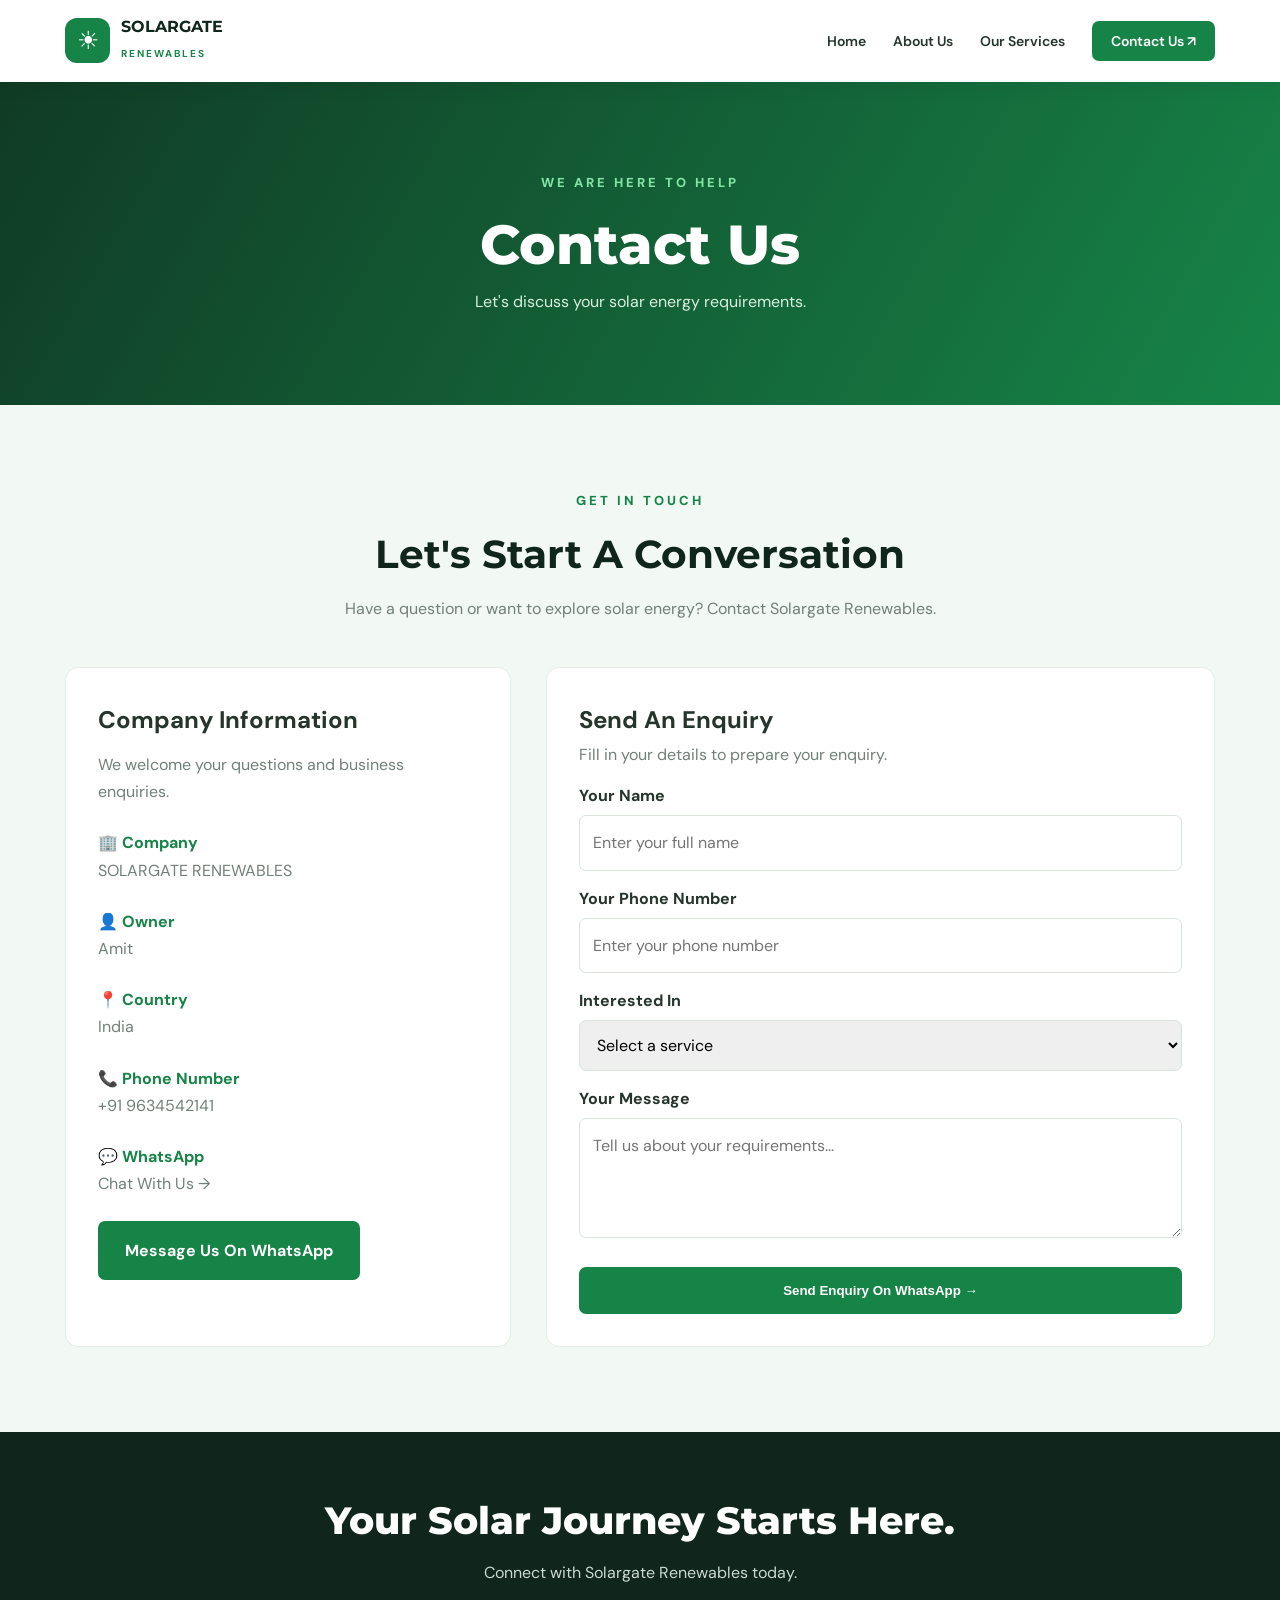
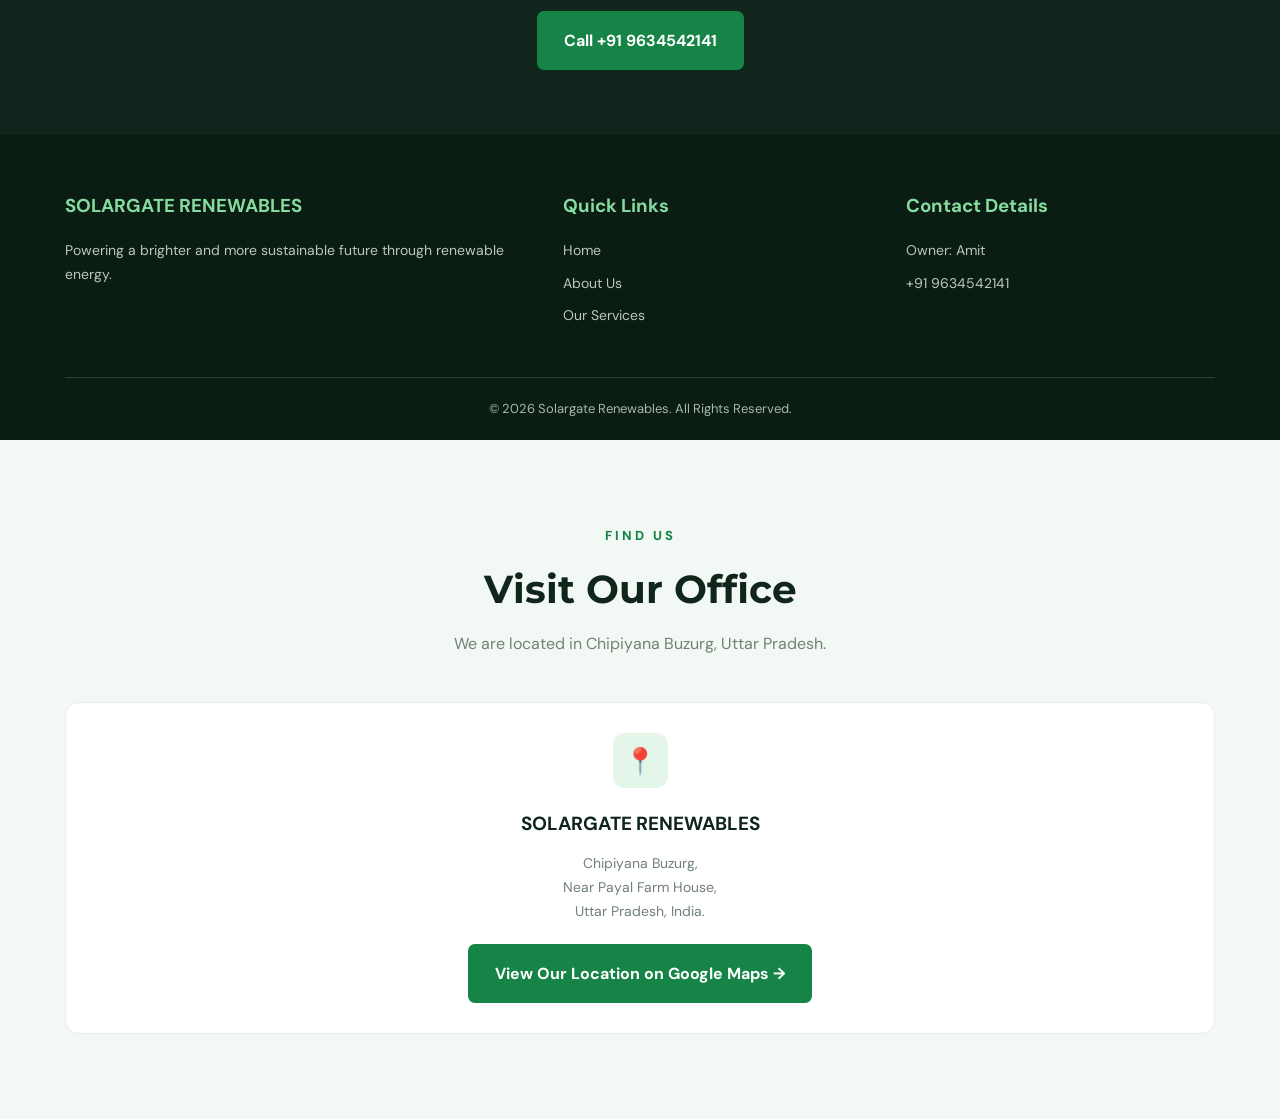
<file: contact.html>
<!DOCTYPE html>
<html lang="en">
<head>
<meta charset="UTF-8">
<meta name="viewport" content="width=device-width, initial-scale=1.0">
<title>Contact Us | Solargate Renewables</title>
<link rel="stylesheet" href="style.css">
</head>
<body>

<header>
<nav class="navbar container">
<a href="index.html" class="logo">
<div class="logo-icon">☀</div>
<div><strong>SOLARGATE</strong><small>RENEWABLES</small></div>
</a>
<button class="menu-toggle" onclick="toggleMenu()">☰</button>
<ul class="nav-links" id="navLinks">
<li><a href="index.html">Home</a></li>
<li><a href="about.html">About Us</a></li>
<li><a href="services.html">Our Services</a></li>
<li><a class="active nav-contact" href="contact.html">Contact Us ↗</a></li>
</ul>
</nav>
</header>

<section class="page-banner">
<div class="container">
<div class="eyebrow">WE ARE HERE TO HELP</div>
<h1>Contact Us</h1>
<p>Let's discuss your solar energy requirements.</p>
</div>
</section>

<section class="section section-light">
<div class="container">
<div class="section-heading">
<div class="eyebrow">GET IN TOUCH</div>
<h2>Let's Start A Conversation</h2>
<p>Have a question or want to explore solar energy? Contact Solargate Renewables.</p>
</div>

<div class="contact-grid">

<div class="contact-info">
<h2>Company Information</h2>
<p style="color:#718078;margin-top:10px;">We welcome your questions and business enquiries.</p>

<div class="contact-item">
<h3>🏢 Company</h3>
<p>SOLARGATE RENEWABLES</p>
</div>

<div class="contact-item">
<h3>👤 Owner</h3>
<p>Amit</p>
</div>

<div class="contact-item">
<h3>📍 Country</h3>
<p>India</p>
</div>

<div class="contact-item">
<h3>📞 Phone Number</h3>
<p><a href="tel:+919634542141">+91 9634542141</a></p>
</div>

<div class="contact-item">
<h3>💬 WhatsApp</h3>
<p><a href="https://wa.me/919634542141" target="_blank">Chat With Us →</a></p>
</div>

<a href="https://wa.me/919634542141?text=Hello%20Solargate%20Renewables%2C%20I%20would%20like%20to%20know%20more%20about%20your%20solar%20solutions." target="_blank" class="btn">Message Us On WhatsApp</a>
</div>

<div class="contact-form">
<h2>Send An Enquiry</h2>
<p style="color:#718078;">Fill in your details to prepare your enquiry.</p>

<form id="enquiryForm">
<label for="name">Your Name</label>
<input type="text" id="name" placeholder="Enter your full name" required>

<label for="phone">Your Phone Number</label>
<input type="tel" id="phone" placeholder="Enter your phone number" required>

<label for="service">Interested In</label>
<select id="service" required>
<option value="">Select a service</option>
<option>Residential Solar</option>
<option>Commercial Solar</option>
<option>Solar Installation</option>
<option>Solar Consultation</option>
<option>Solar Maintenance</option>
<option>Other Enquiry</option>
</select>

<label for="message">Your Message</label>
<textarea id="message" placeholder="Tell us about your requirements..." required></textarea>

<button type="submit" class="btn" style="width:100%;cursor:pointer;margin-top:20px;">
Send Enquiry On WhatsApp →
</button>
</form>

</div>
</div>
</div>
</section>

<section class="cta">
<div class="container">
<h2>Your Solar Journey Starts Here.</h2>
<p>Connect with Solargate Renewables today.</p>
<a href="tel:+919634542141" class="btn">Call +91 9634542141</a>
</div>
</section>

<footer>
<div class="container">
<div class="footer-grid">
<div><h3>SOLARGATE RENEWABLES</h3><p>Powering a brighter and more sustainable future through renewable energy.</p></div>
<div><h3>Quick Links</h3><a href="index.html">Home</a><a href="about.html">About Us</a><a href="services.html">Our Services</a></div>
<div><h3>Contact Details</h3><p>Owner: Amit</p><a href="tel:+919634542141">+91 9634542141</a></div>
</div>
<div class="footer-bottom">© 2026 Solargate Renewables. All Rights Reserved.</div>
</div>
</footer>

<script>
function toggleMenu() {
document.getElementById("navLinks").classList.toggle("show");
}

document.getElementById("enquiryForm").addEventListener("submit", function(e) {
  e.preventDefault();

  const name = document.getElementById("name").value.trim();
  const phone = document.getElementById("phone").value.trim();
  const service = document.getElementById("service").value;
  const message = document.getElementById("message").value.trim();

  if (!name || !phone || !service || !message) {
    alert("Please fill in all the fields.");
    return;
  }

  const text =
    "NEW ENQUIRY - SOLARGATE RENEWABLES\n\n" +
    "Customer Name: " + name + "\n" +
    "Phone Number: " + phone + "\n" +
    "Interested In: " + service + "\n" +
    "Message: " + message;

  const whatsappURL =
    "https://wa.me/919634542141?text=" + encodeURIComponent(text);

  window.open(whatsappURL, "_blank");
});
</script>
</body>
</html>

<!-- OFFICE LOCATION SECTION -->
<section class="section section-light">
    <div class="container">
      <div class="section-heading">
        <div class="eyebrow">FIND US</div>
        <h2>Visit Our Office</h2>
        <p>We are located in Chipiyana Buzurg, Uttar Pradesh.</p>
      </div>
  
      <div class="card" style="text-align:center;">
        <div class="card-icon" style="margin:auto auto 20px;">📍</div>
  
        <h3>SOLARGATE RENEWABLES</h3>
  
        <p>
          Chipiyana Buzurg,<br>
          Near Payal Farm House,<br>
          Uttar Pradesh, India.
        </p>
  
        <a
          href="https://www.google.com/maps/search/?api=1&query=Payal+Farm+House+Chipiyana+Buzurg+Uttar+Pradesh"
          target="_blank"
          rel="noopener noreferrer"
          class="btn"
          style="margin-top:20px;">
          View Our Location on Google Maps →
        </a>
      </div>
    </div>
  </section>
</file>
<file: style.css>
@import url('https://fonts.googleapis.com/css2?family=DM+Sans:wght@400;500;600;700;800&family=Montserrat:wght@500;600;700;800;900&display=swap');

:root {
  --green: #168447;
  --dark: #10251b;
  --light: #f2f8f3;
  --text: #25352c;
  --muted: #718078;
  --white: #ffffff;
}

* {
  margin: 0;
  padding: 0;
  box-sizing: border-box;
}

html { scroll-behavior: smooth; }

body {
  font-family: 'DM Sans', sans-serif;
  color: var(--text);
  line-height: 1.7;
  background: #fff;
}

a { text-decoration: none; color: inherit; }

.container {
  width: min(1150px, 90%);
  margin: auto;
}

header {
  background: rgba(255,255,255,.97);
  position: sticky;
  top: 0;
  z-index: 100;
  box-shadow: 0 3px 20px rgba(0,0,0,.06);
}

.navbar {
  min-height: 82px;
  display: flex;
  align-items: center;
  justify-content: space-between;
  gap: 20px;
}

.logo {
  display: flex;
  align-items: center;
  gap: 11px;
  color: var(--dark);
}

.logo-icon {
  width: 45px;
  height: 45px;
  background: var(--green);
  color: white;
  border-radius: 12px;
  display: grid;
  place-items: center;
  font-size: 25px;
}

.logo strong {
  display: block;
  font-family: Montserrat, sans-serif;
  font-size: 16px;
  line-height: 1.3;
}

.logo small {
  font-size: 10px;
  letter-spacing: 2px;
  color: var(--green);
  font-weight: 700;
}

.nav-links {
  display: flex;
  align-items: center;
  gap: 27px;
  list-style: none;
}

.nav-links a {
  font-size: 14px;
  font-weight: 600;
  transition: .3s;
}

.nav-links a:hover,
.nav-links a.active { color: var(--green); }

.nav-contact {
  background: var(--green);
  color: white !important;
  padding: 11px 19px;
  border-radius: 7px;
}

.menu-toggle {
  display: none;
  border: 0;
  background: var(--green);
  color: white;
  padding: 8px 12px;
  border-radius: 6px;
  font-size: 20px;
  cursor: pointer;
}

.hero {
  min-height: 590px;
  display: flex;
  align-items: center;
  color: white;
  background:
    linear-gradient(90deg, rgba(7,35,20,.93), rgba(7,35,20,.50)),
    url('https://images.unsplash.com/photo-1509391366360-2e959784a276?auto=format&fit=crop&w=1800&q=85')
    center/cover;
}

.hero-content { max-width: 690px; padding: 90px 0; }

.eyebrow {
  color: #83e3a5;
  font-size: 13px;
  font-weight: 800;
  letter-spacing: 3px;
  text-transform: uppercase;
  margin-bottom: 17px;
}

.hero h1 {
  font-family: Montserrat, sans-serif;
  font-size: clamp(37px, 6vw, 68px);
  line-height: 1.13;
  margin-bottom: 23px;
}

.hero h1 span { color: #83e3a5; }

.hero p {
  max-width: 590px;
  font-size: 17px;
  color: #e1eee5;
  margin-bottom: 32px;
}

.btn {
  display: inline-block;
  padding: 14px 25px;
  background: var(--green);
  color: white;
  border-radius: 7px;
  font-weight: 700;
  transition: .3s;
  border: 2px solid var(--green);
}

.btn:hover {
  background: #106a38;
  transform: translateY(-3px);
}

.btn-outline {
  background: transparent;
  border-color: white;
  margin-left: 10px;
}

.btn-outline:hover { background: white; color: var(--dark); }

.section { padding: 85px 0; }

.section-light { background: var(--light); }

.section-heading {
  text-align: center;
  max-width: 720px;
  margin: 0 auto 45px;
}

.section-heading .eyebrow { color: var(--green); }

.section-heading h2 {
  font-family: Montserrat, sans-serif;
  font-size: clamp(27px, 4vw, 39px);
  color: var(--dark);
  line-height: 1.3;
  margin-bottom: 15px;
}

.section-heading p { color: var(--muted); }

.grid-3 {
  display: grid;
  grid-template-columns: repeat(3, 1fr);
  gap: 25px;
}

.card {
  padding: 30px;
  background: white;
  border: 1px solid #e6eee7;
  border-radius: 13px;
  transition: .3s;
}

.card:hover {
  transform: translateY(-7px);
  box-shadow: 0 14px 35px rgba(0,0,0,.08);
}

.card-icon {
  width: 55px;
  height: 55px;
  border-radius: 12px;
  display: grid;
  place-items: center;
  background: #e4f5e9;
  font-size: 26px;
  margin-bottom: 20px;
}

.card h3 {
  color: var(--dark);
  font-size: 19px;
  margin-bottom: 12px;
}

.card p { color: var(--muted); font-size: 14px; }

.split {
  display: grid;
  grid-template-columns: 1fr 1fr;
  gap: 55px;
  align-items: center;
}

.split img {
  width: 100%;
  min-height: 340px;
  object-fit: cover;
  border-radius: 15px;
}

.split h2 {
  font: 800 clamp(27px, 4vw, 40px)/1.25 Montserrat, sans-serif;
  color: var(--dark);
  margin-bottom: 20px;
}

.split p { color: var(--muted); margin-bottom: 18px; }

.check-list { list-style: none; margin: 20px 0 25px; }

.check-list li { margin: 12px 0; font-weight: 600; }

.check-list li::before {
  content: '✓';
  color: var(--green);
  font-weight: 900;
  margin-right: 12px;
}

.stats {
  display: grid;
  grid-template-columns: repeat(3, 1fr);
  gap: 20px;
  text-align: center;
}

.stat {
  background: #e5f4e9;
  padding: 30px 15px;
  border-radius: 12px;
}

.stat h3 { color: var(--green); font-size: 32px; }
.stat p { color: var(--muted); font-size: 14px; }

.page-banner {
  padding: 90px 0;
  text-align: center;
  color: white;
  background: linear-gradient(120deg, #103b25, #168447);
}

.page-banner h1 {
  font: 800 clamp(35px, 5vw, 55px) Montserrat, sans-serif;
  margin-bottom: 10px;
}

.page-banner p { color: #d9f0df; }

.service-card { padding: 0; overflow: hidden; }

.service-card img {
  width: 100%;
  height: 205px;
  object-fit: cover;
}

.service-card .card-content { padding: 25px; }

.cta {
  padding: 65px 25px;
  text-align: center;
  background: var(--dark);
  color: white;
}

.cta h2 {
  font: 800 clamp(27px, 4vw, 38px) Montserrat, sans-serif;
  margin-bottom: 15px;
}

.cta p { color: #cbd9cf; margin-bottom: 25px; }

.contact-grid {
  display: grid;
  grid-template-columns: .8fr 1.2fr;
  gap: 35px;
}

.contact-info, .contact-form {
  background: white;
  border: 1px solid #e5eee7;
  border-radius: 13px;
  padding: 32px;
}

.contact-item { margin: 24px 0; }

.contact-item h3 { color: var(--green); font-size: 16px; }
.contact-item p { color: var(--muted); overflow-wrap: anywhere; }

.contact-form label {
  display: block;
  font-weight: 700;
  margin: 14px 0 6px;
}

.contact-form input,
.contact-form textarea,
.contact-form select {
  width: 100%;
  padding: 13px;
  border: 1px solid #d8e3da;
  border-radius: 7px;
  font: inherit;
  outline: none;
}

.contact-form input:focus,
.contact-form textarea:focus,
.contact-form select:focus {
  border-color: var(--green);
}

.contact-form textarea { min-height: 120px; resize: vertical; }

footer {
  background: #0b1c12;
  color: white;
  padding: 55px 0 20px;
}

.footer-grid {
  display: grid;
  grid-template-columns: 1.5fr 1fr 1fr;
  gap: 35px;
  margin-bottom: 40px;
}

footer h3 { margin-bottom: 17px; color: #86dba0; }
footer p, footer a { color: #b9c8bd; font-size: 14px; }
footer a { display: block; margin: 9px 0; }
footer a:hover { color: white; }

.footer-bottom {
  border-top: 1px solid #294033;
  padding-top: 20px;
  text-align: center;
  color: #a7b8aa;
  font-size: 13px;
}

@media(max-width: 800px) {
  .menu-toggle { display: block; }

  .nav-links {
    display: none;
    position: absolute;
    top: 82px;
    left: 0;
    width: 100%;
    background: white;
    padding: 25px;
    flex-direction: column;
    align-items: flex-start;
    gap: 20px;
    box-shadow: 0 8px 15px rgba(0,0,0,.08);
  }

  .nav-links.show { display: flex; }
  .grid-3 { grid-template-columns: 1fr 1fr; }
  .split { grid-template-columns: 1fr; gap: 30px; }
  .contact-grid { grid-template-columns: 1fr; }
  .footer-grid { grid-template-columns: 1fr 1fr; }
}

@media(max-width: 520px) {
  .grid-3, .stats, .footer-grid { grid-template-columns: 1fr; }
  .hero { min-height: 530px; }
  .hero p { font-size: 15px; }
  .btn { margin: 5px 0; }
  .section { padding: 60px 0; }
  .contact-info, .contact-form { padding: 22px; }
}
</file>
